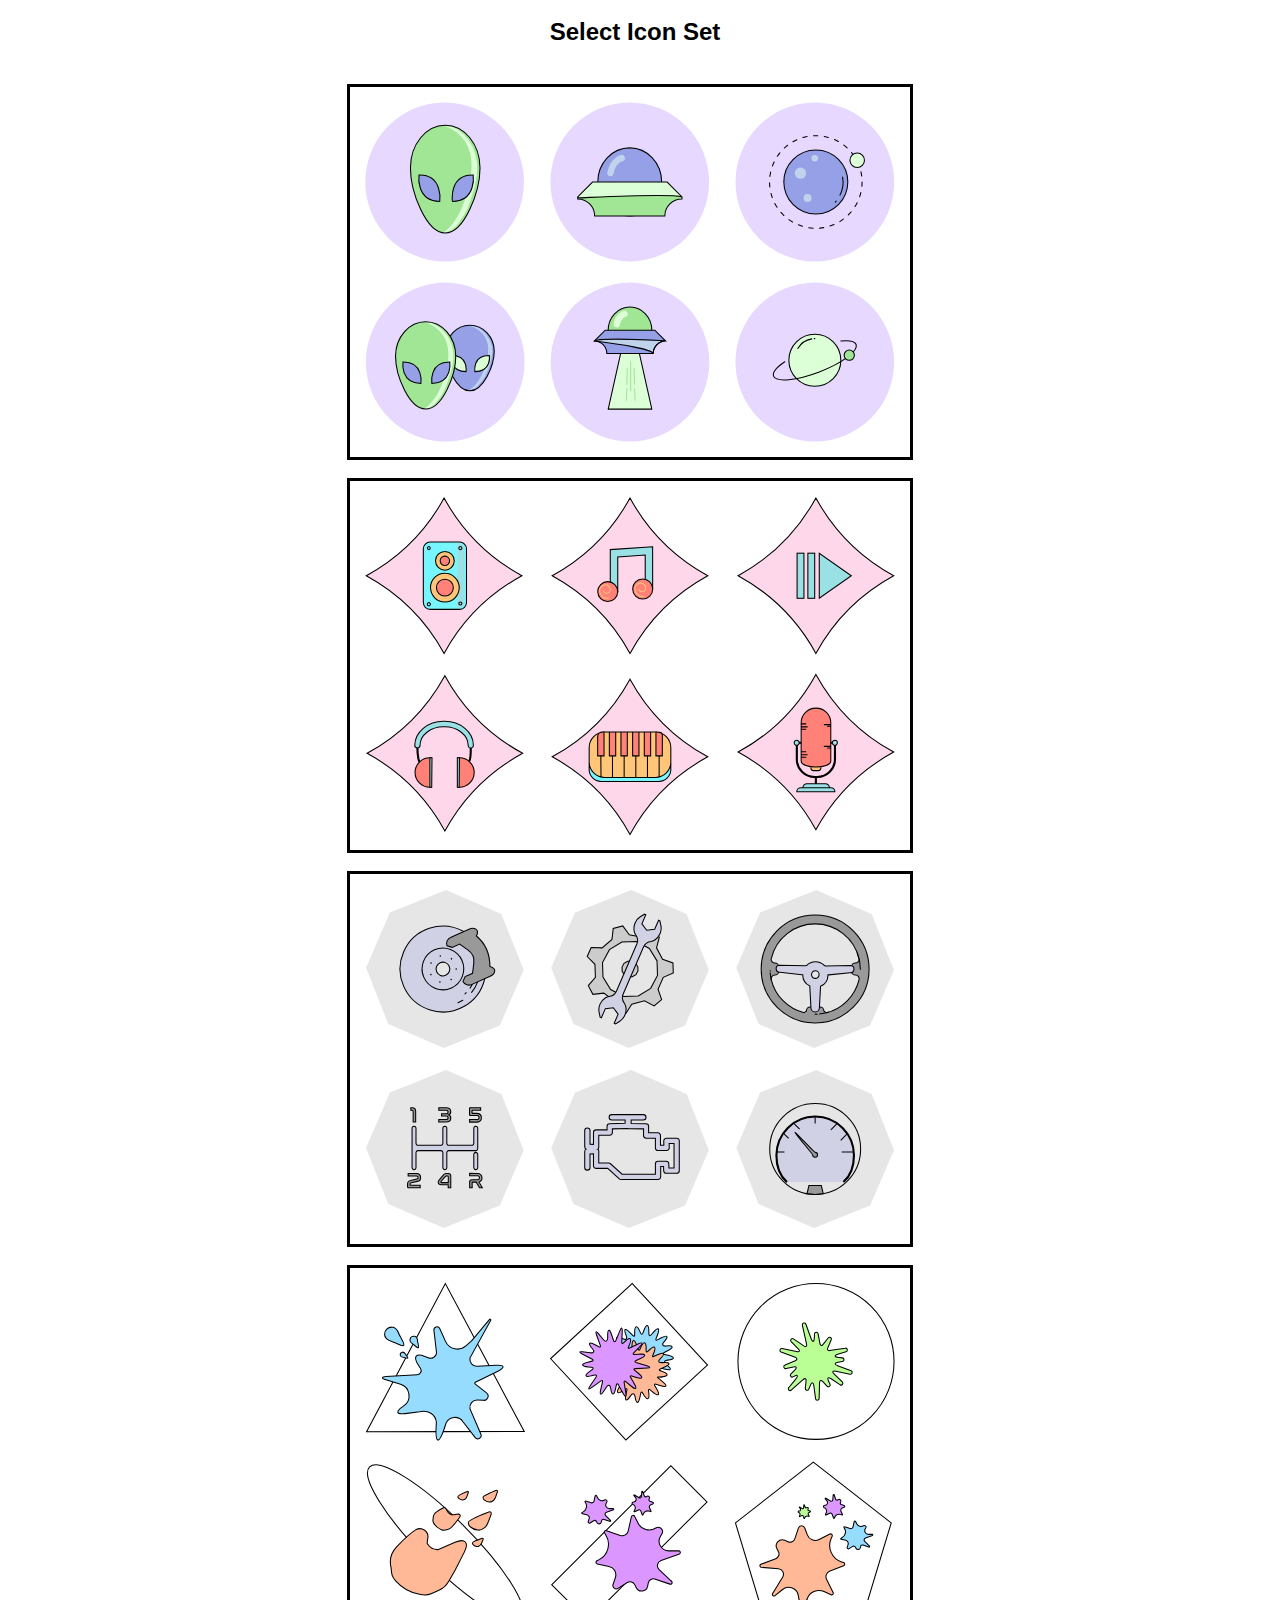
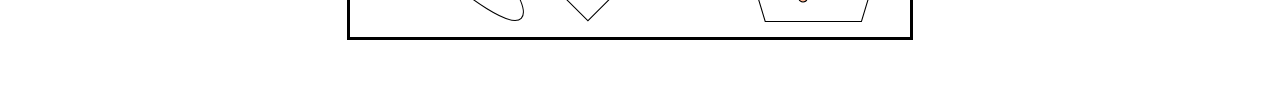
<file: index.html>
<!DOCTYPE html>
<html lang="en">

	<head>
		<meta charset="UTF-8">
		<meta name="description" content="Icon Store/Authoring2_SVG">
		<meta name="author" content="Jeffrey Helder">
		<link rel="stylesheet" href="reset.css">
		<link rel="stylesheet" href="css/main.css">
		<title>SVG Icon Store</title>
	</head>

	<body>
		<main>

			<h1>Select Icon Set</h1>

			<container id="imageContainer">

				<div id="images">
				 	<a href="alien.html"><img src="images/alien_icons/All_alien_icons.svg" alt="svg alien icons" id="alien"></a>
					<a href="music.html"><img src="images/music_icons/All_music_icons.svg" alt="svg music icons" id="music"></a>
					<a href="mechanic.html"><img src="images/mechanic_icons/All_mechanic_icons.svg" alt="svg mechanic icons" id="mechanic"></a>
					<a href="splatter.html"><img src="images/splat_icons/All_splat_icons.svg" alt="svg splatter icons" id="Splat"></a>
				</div>

			</container>

		</main>
		<script src="js/main.js"></script>
	</body>

</html>
</file>
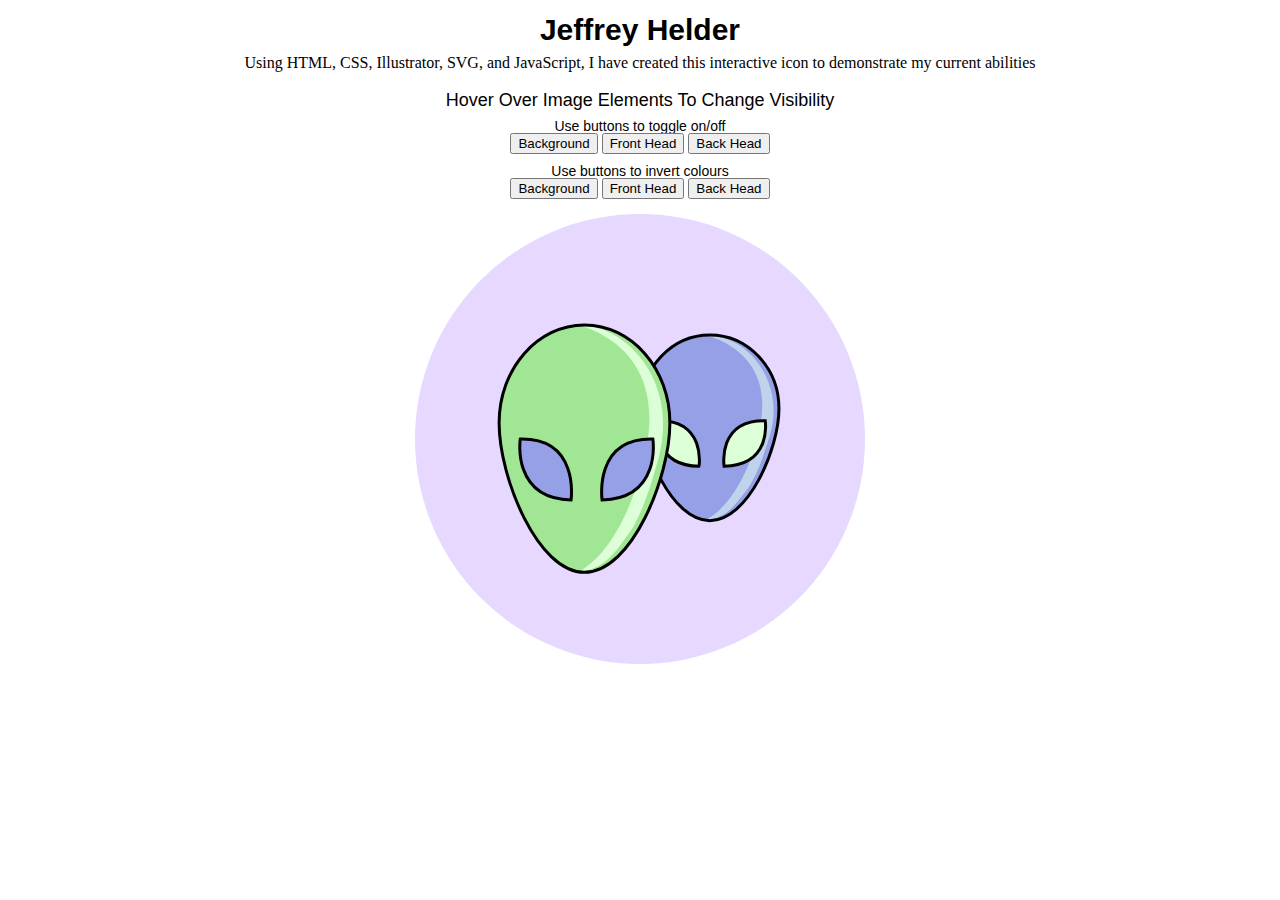
<file: helder_j_interactive_icon/index.html>
<!DOCTYPE html>
<html lang="en">

	<head> 
		<meta charset="UTF-8">
		<meta name="description" content="Icon Store/Authoring2_SVG">
		<meta name="author" content="Jeffrey Helder">
		<link rel="stylesheet" href="css/reset.css">
		<link rel="stylesheet" href="css/main.css">
		<title>SVG Icon Store</title>
	</head>

	<body>
		<main>

			<h1>Jeffrey Helder</h1>

			<p>Using HTML, CSS, Illustrator, SVG, and JavaScript, I have created this interactive icon to demonstrate my current abilities</p>

			<h2>Hover Over Image Elements To Change Visibility</h2>

			<h3>Use buttons to toggle on/off</h3>

			<button class="circle"><h4>Background</h4></button>
			<button class="front"><h4>Front Head</h4></button>
			<button class="back"><h4>Back Head</h4></button>

			<h3>Use buttons to invert colours</h3>

			<button class="circleColour"><h4>Background</h2></button>
			<button class="frontColour"><h4>Front Head</h4></button>			
			<button class="backColour"><h4>Back Head</h4></button>

			<container id="imageContainer">

				<div class="image">
					<svg id="TwoHeads" xmlns="http://www.w3.org/2000/svg" viewBox="0 0 75 75">

						<title>TwoHeads</title>

						<circle id="BackgoundCircle" class="cls-1" cx="37.5" cy="37.5" r="37.5"/>
						
						<g id="PurpHead">
							<path id="HeadPurp" class="cls-2" d="M62.93,137.42c0,6.78,5.15,18.69,11.5,18.69s11.51-11.91,11.51-18.69-5.16-12.26-11.51-12.26S62.93,130.65,62.93,137.42Z" transform="translate(-25.28 -105)"/>
							<path id="StreakPurp" class="cls-3" d="M73.47,125.16A11.09,11.09,0,0,1,82,129.27a13.4,13.4,0,0,1,2.44,12.49c-.84,3-2.27,7.26-4,9.41s-3.11,4.6-7,4.94c0,0,6.38-2.25,9.28-15.47S73.47,125.16,73.47,125.16Z" transform="translate(-25.28 -105)"/>
							<path id="PurpOutline" class="cls-4" d="M62.93,137.42c0,6.78,5.15,18.69,11.5,18.69s11.51-11.91,11.51-18.69-5.16-12.26-11.51-12.26S62.93,130.65,62.93,137.42Z" transform="translate(-25.28 -105)"/>
							<path id="EyeLeftPurp" class="cls-5" d="M65.77,139.44s-1.19,7.45,6.85,7.61C72.62,147.05,73.81,139.29,65.77,139.44Z" transform="translate(-25.28 -105)"/>
							<path id="EyeRightPurp" class="cls-5" d="M83.65,139.44s1.19,7.45-6.85,7.61C76.8,147.05,75.61,139.29,83.65,139.44Z" transform="translate(-25.28 -105)"/>
						</g>

						<g id="GreenHead">
							<path id="HeadGreen" class="cls-6" d="M39.3,139.83c0,9,6.37,24.89,14.23,24.89s14.23-15.86,14.23-24.89S61.39,123.5,53.53,123.5,39.3,130.81,39.3,139.83Z" transform="translate(-25.28 -105)"/>
							<path id="StreakGreen" data-name="Streak" class="cls-7" d="M52.35,123.5s5.89-.42,10.53,5.48,4.06,12.7,3,16.63-2.8,9.67-4.89,12.53-3.85,6.14-8.66,6.58c0,0,7.88-3,11.47-20.61S52.35,123.5,52.35,123.5Z" transform="translate(-25.28 -105)"/>
							<path id="GreenOutline" class="cls-4" d="M39.3,139.83c0,9,6.37,24.89,14.23,24.89s14.23-15.86,14.23-24.89S61.39,123.5,53.53,123.5,39.3,130.81,39.3,139.83Z" transform="translate(-25.28 -105)"/>
							<path id="EyeLeftGreen" data-name="EyeLeft" class="cls-8" d="M42.82,142.52s-1.47,9.93,8.47,10.14C51.29,152.66,52.76,142.31,42.82,142.52Z" transform="translate(-25.28 -105)"/>
							<path id="EyeRightGreen" data-name="EyeRight" class="cls-8" d="M64.93,142.52s1.47,9.93-8.47,10.14C56.46,152.66,55,142.31,64.93,142.52Z" transform="translate(-25.28 -105)"/>
						</g>

					</svg>
				</div>

			</container>

		</main>
		<script src="js/main.js"></script>
	</body>

</html>
</file>
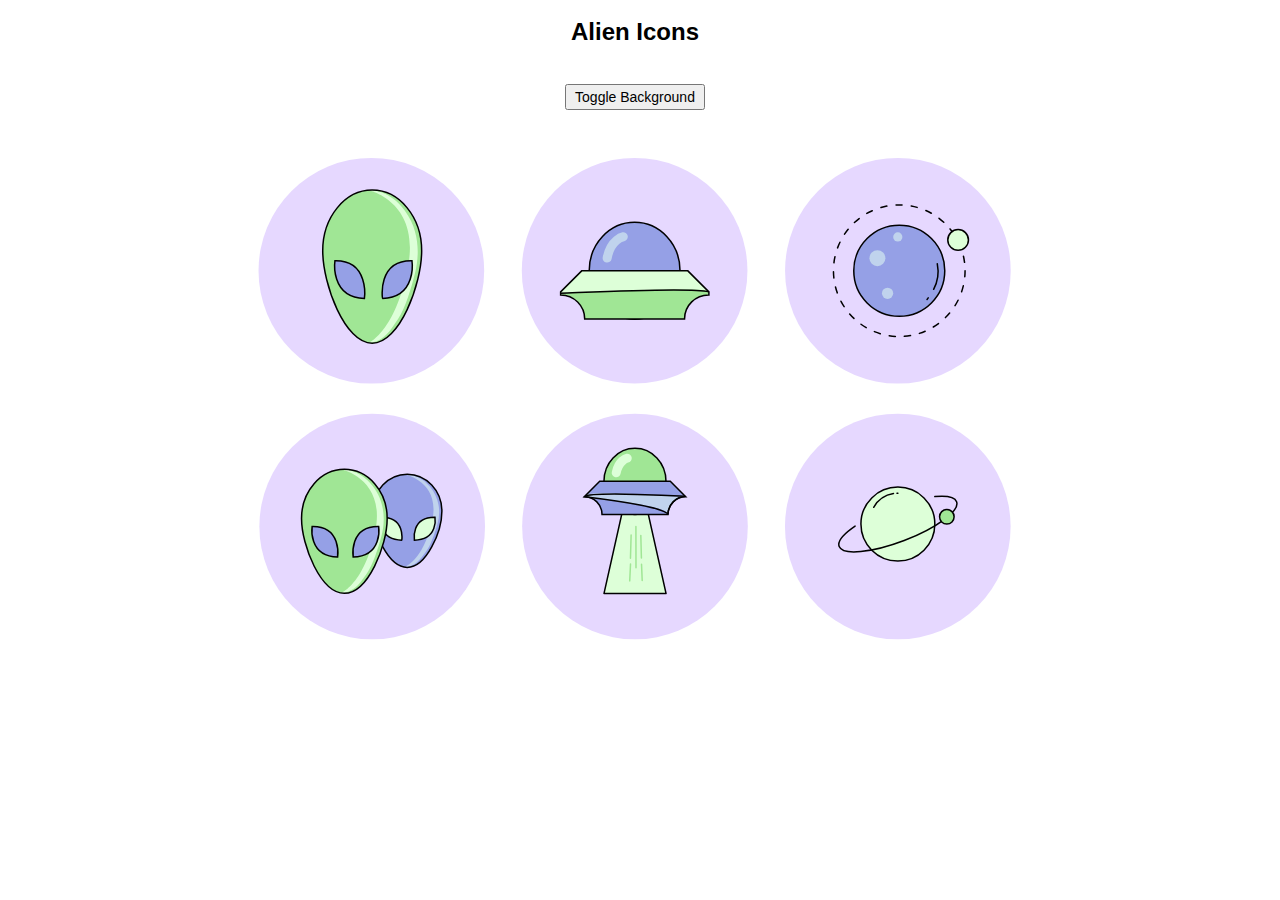
<file: alien.html>
<!DOCTYPE html>
<html lang="en">

	<head>
		<meta charset="UTF-8">
		<meta name="description" content="Icon Store/Authoring2_SVG">
		<meta name="author" content="Jeffrey Helder">
		<link rel="stylesheet" href="reset.css">
		<link rel="stylesheet" href="css/main.css">
		<title>SVG Icon Store</title>
	</head>

	<body>
		<main>

			<h1>Alien Icons</h1>

			<button><h2>Toggle Background</h2></button>

			<container id="alienContainer">

				<div id="alienIcons">

					<svg xmlns="http://www.w3.org/2000/svg" viewBox="0 0 255.25 165.25">
						
						<defs>
							<style>.cls-1,.cls-11,.cls-13,.cls-17,.cls-18,.cls-19,.cls-2,.cls-20,.cls-3,.cls-6{fill:none;}.cls-1,.cls-11,.cls-16,.cls-17,.cls-18,.cls-19,.cls-2,.cls-3,.cls-5,.cls-6,.cls-7,.cls-8{stroke:#000;}.cls-1,.cls-11,.cls-12,.cls-13,.cls-16,.cls-17,.cls-18,.cls-19,.cls-2,.cls-20,.cls-3,.cls-5,.cls-6,.cls-7{stroke-miterlimit:10;}.cls-1,.cls-2,.cls-3{stroke-width:0.25px;}.cls-2{stroke-dasharray:11.57 11.57;}.cls-3{stroke-dasharray:11.77 11.77;}.cls-4{fill:#e6d8ff;}.cls-15,.cls-5,.cls-8{fill:#ddffd8;}.cls-11,.cls-13,.cls-16,.cls-17,.cls-18,.cls-19,.cls-5,.cls-6,.cls-7,.cls-8{stroke-width:0.5px;}.cls-12,.cls-13,.cls-17,.cls-18,.cls-19,.cls-20,.cls-6{stroke-linecap:round;}.cls-14,.cls-7{fill:#a0e695;}.cls-8{stroke-linejoin:round;}.cls-16,.cls-9{fill:#95a0e6;}.cls-10,.cls-12{fill:#c0d3ed;}.cls-12{stroke:#ddffd8;}.cls-12,.cls-20{stroke-width:3px;}.cls-13{stroke:#a0e695;}.cls-17{stroke-dasharray:2.04 3.05;}.cls-18{stroke-dasharray:0.64;}.cls-19{stroke-dasharray:8.74;}.cls-20{stroke:#c0d3ed;}
							</style>
						</defs>

						<title>All_alien_icons</title>

						<g id="PlanetGreen">
							<circle id="background" class="cls-4" cx="214.97" cy="125.13" r="37.5"/>
							<circle id="PlanetGreen-2" data-name="PlanetGreen" class="cls-5" cx="215" cy="124.32" r="12.28"/>
							<path id="OrbitLine" class="cls-6" d="M249.78,132.57c3.93-.36,6.65.17,7.23,1.69,1.15,3-6.65,8.8-17.42,12.91s-20.45,5-21.6,2c-.64-1.67,1.46-4.19,5.29-6.8" transform="translate(-22.5 -17.38)"/>
							<path id="PlanetLineSmall" class="cls-6" d="M237.2,131.46h.3" transform="translate(-22.5 -17.38)"/>
							<path id="PlanetLine" class="cls-6" d="M229.46,136.14a9.27,9.27,0,0,1,6.58-4.57" transform="translate(-22.5 -17.38)"/>
							<circle id="Moon" class="cls-7" cx="231.27" cy="121.91" r="2.42"/>
						</g>

						<g id="SpaceShipBeam">
							<circle id="background" class="cls-4" cx="127.62" cy="125.13" r="37.5"/>
							<polygon id="Beam" class="cls-8" points="137.94 147.37 117.33 147.37 126.31 107.28 128.96 107.28 137.94 147.37"/>
							<ellipse id="Dome" class="cls-7" cx="127.62" cy="110.15" rx="10.31" ry="11"/>
							<path id="ShipTop" class="cls-9" d="M161.09,138.05H139.16a5.57,5.57,0,0,0-5.57-5.58v0l4.85-4.85h23.37l4.85,4.85v0A5.57,5.57,0,0,0,161.09,138.05Z" transform="translate(-22.5 -17.38)"/>
							<path id="ShipMid" class="cls-10" d="M161.26,138.05s-24.69-5.23-27.67-5.23v-.68c1.83-1.78,33.07.68,33.07.68A5.32,5.32,0,0,0,161.26,138.05Z" transform="translate(-22.5 -17.38)"/>
							<path id="ShipBottom" class="cls-9" d="M161.26,138.5H139a5.54,5.54,0,0,0-5.4-5.68S161.26,135.36,161.26,138.5Z" transform="translate(-22.5 -17.38)"/>
							<path id="ShipOutline" class="cls-11" d="M161.08,138.5H139.17a5.89,5.89,0,0,0-5.89-5.89h0l5.12-5.12h23.45l5.12,5.12h0A5.89,5.89,0,0,0,161.08,138.5Z" transform="translate(-22.5 -17.38)"/>
							<path id="ShipOutlineMid" class="cls-11" d="M161.08,138.5s-.23-1.41-9.34-3.15c-7.22-1.38-18.32-2.74-18.32-2.74,1.83-1.86,33.43-.12,33.43-.12A6.23,6.23,0,0,0,161.08,138.5Z" transform="translate(-22.5 -17.38)"/>
							<path id="DomeLight" class="cls-12" d="M147.55,119.81s-2.87.57-3.67,4.84" transform="translate(-22.5 -17.38)"/>
							<line class="cls-13" x1="127.93" y1="125.15" x2="127.96" y2="138.82"/>
							<line class="cls-13" x1="129.56" y1="128.09" x2="129.76" y2="135.58"/>
							<line class="cls-13" x1="126.34" y1="127.97" x2="126.12" y2="135.71"/>
							<line class="cls-13" x1="129.8" y1="137.66" x2="130.02" y2="143.11"/>
							<line class="cls-13" x1="126.14" y1="137.57" x2="125.87" y2="143.21"/>
						</g>

						<g id="TwoHeads">
							<circle id="background" data-name="BackgoundCircle" class="cls-4" cx="40.28" cy="125.13" r="37.5"/>
							<g id="PurpHead">
								<path id="HeadPurp" class="cls-9" d="M62.93,137.42c0,6.78,5.15,18.69,11.5,18.69s11.51-11.91,11.51-18.69-5.16-12.26-11.51-12.26S62.93,130.65,62.93,137.42Z" transform="translate(-22.5 -17.38)"/>
								<path id="Streak" class="cls-10" d="M73.47,125.16A11.09,11.09,0,0,1,82,129.27a13.4,13.4,0,0,1,2.44,12.49c-.84,3-2.27,7.26-4,9.41s-3.11,4.6-7,4.94c0,0,6.38-2.25,9.28-15.47S73.47,125.16,73.47,125.16Z" transform="translate(-22.5 -17.38)"/>
								<path id="HeadOutline" class="cls-11" d="M62.93,137.42c0,6.78,5.15,18.69,11.5,18.69s11.51-11.91,11.51-18.69-5.16-12.26-11.51-12.26S62.93,130.65,62.93,137.42Z" transform="translate(-22.5 -17.38)"/>
								<path id="EyeLeft" class="cls-5" d="M65.77,139.44s-1.19,7.45,6.85,7.61C72.62,147.05,73.81,139.29,65.77,139.44Z" transform="translate(-22.5 -17.38)"/>
								<path id="EyeRight" class="cls-5" d="M83.65,139.44s1.19,7.45-6.85,7.61C76.8,147.05,75.61,139.29,83.65,139.44Z" transform="translate(-22.5 -17.38)"/>
							</g>
							<g id="GreenHead">
								<path id="HeadGreen" class="cls-14" d="M39.3,139.83c0,9,6.37,24.89,14.23,24.89s14.23-15.86,14.23-24.89S61.39,123.5,53.53,123.5,39.3,130.81,39.3,139.83Z" transform="translate(-22.5 -17.38)"/>
								<path id="Streak-2" data-name="Streak" class="cls-15" d="M52.35,123.5s5.89-.42,10.53,5.48,4.06,12.7,3,16.63-2.8,9.67-4.89,12.53-3.85,6.14-8.66,6.58c0,0,7.88-3,11.47-20.61S52.35,123.5,52.35,123.5Z" transform="translate(-22.5 -17.38)"/>
								<path id="Outline" class="cls-11" d="M39.3,139.83c0,9,6.37,24.89,14.23,24.89s14.23-15.86,14.23-24.89S61.39,123.5,53.53,123.5,39.3,130.81,39.3,139.83Z" transform="translate(-22.5 -17.38)"/>
								<path id="EyeLeft-2" data-name="EyeLeft" class="cls-16" d="M42.82,142.52s-1.47,9.93,8.47,10.14C51.29,152.66,52.76,142.31,42.82,142.52Z" transform="translate(-22.5 -17.38)"/>
								<path id="EyeRight-2" data-name="EyeRight" class="cls-16" d="M64.93,142.52s1.47,9.93-8.47,10.14C56.46,152.66,55,142.31,64.93,142.52Z" transform="translate(-22.5 -17.38)"/>
							</g>
						</g>

						<g id="Planet">
							<circle id="background" data-name="BackgroundCircle" class="cls-4" cx="215" cy="40.13" r="37.5"/>
							<circle id="Planet-2" data-name="Planet" class="cls-16" cx="215.46" cy="40.13" r="15.12"/>
							<g id="DashedLine">
								<circle class="cls-17" cx="215.46" cy="40.12" r="21.87"/>
							</g>
							<circle id="Moon-2" data-name="Moon" class="cls-5" cx="235.02" cy="29.88" r="3.43"/>
							<circle id="PlanetDotLarge" class="cls-10" cx="208.2" cy="35.97" r="2.65"/>
							<circle id="PlanetDotMid" class="cls-10" cx="211.57" cy="47.63" r="1.87"/>
							<circle id="PlanetDotSmall" class="cls-10" cx="214.97" cy="28.88" r="1.53"/>
							<g id="PlantLineSmall">
								<path class="cls-18" d="M247.58,66.54c-.12.17-.25.33-.39.5" transform="translate(-22.5 -17.38)"/>
							</g>
							<g id="PlanetLineLarge">
								<path class="cls-19" d="M250.6,55.2a12.89,12.89,0,0,1-1.22,8.49" transform="translate(-22.5 -17.38)"/>
							</g>
						</g>

						<g id="SpaceShip">
							<circle id="background" data-name="BackgroundCircle" class="cls-4" cx="127.5" cy="40.12" r="37.5"/>
							<ellipse id="GlassDome" class="cls-16" cx="127.5" cy="40.12" rx="15.09" ry="16.1"/>
							<path id="GlassStreak" class="cls-20" d="M146.23,46.21s-4.2.84-5.36,7.09" transform="translate(-22.5 -17.38)"/>
							<path id="LightGreen" class="cls-15" d="M166.59,73.55H133.41a8,8,0,0,0-8-8v-1l7-7h35.28l7,7v1A8,8,0,0,0,166.59,73.55Z" transform="translate(-22.5 -17.38)"/>
							<path id="DarkGreen" class="cls-14" d="M166.59,73.55H133.41a7.91,7.91,0,0,0-5-7.64c-.9-.41-3-.23-3-1,0,0,49.28-2.2,49.28-.51v1A8,8,0,0,0,166.59,73.55Z" transform="translate(-22.5 -17.38)"/>
							<path id="OutlineShip" class="cls-11" d="M166.59,73.55H133.41a8,8,0,0,0-8-8v-1l7-7h35.28l7,7v1A8,8,0,0,0,166.59,73.55Z" transform="translate(-22.5 -17.38)"/>
							<path id="ShipMidLine" class="cls-11" d="M125.36,65c16-.64,43.23-2,49.28-.51" transform="translate(-22.5 -17.38)"/>
						</g>

						<g id="AlienHead">
							<circle id="background" class="cls-4" cx="40" cy="40.13" r="37.5"/>
							<path id="HeadDark" class="cls-14" d="M46.34,50.87C46.34,62,53.7,81.6,62.78,81.6S79.22,62,79.22,50.87,71.86,30.71,62.78,30.71,46.34,39.74,46.34,50.87Z" transform="translate(-22.5 -17.38)"/>
							<path id="HeadLight" class="cls-15" d="M61.41,30.71s6.82-.51,12.18,6.76S78.27,53.15,77.08,58s-3.24,11.93-5.66,15.47-4.44,7.57-10,8.12c0,0,9.11-3.7,13.26-25.44S61.41,30.71,61.41,30.71Z" transform="translate(-22.5 -17.38)"/>
							<path id="HeadOutline-2" data-name="HeadOutline" class="cls-11" d="M46.34,50.87C46.34,62,53.7,81.6,62.78,81.6S79.22,62,79.22,50.87,71.86,30.71,62.78,30.71,46.34,39.74,46.34,50.87Z" transform="translate(-22.5 -17.38)"/>
							<path id="EyeLeft-3" data-name="EyeLeft" class="cls-16" d="M50.4,54.19S48.7,66.45,60.19,66.7C60.19,66.7,61.89,53.94,50.4,54.19Z" transform="translate(-22.5 -17.38)"/>
							<path id="EyeRight-3" data-name="EyeRight" class="cls-16" d="M76,54.19s1.7,12.26-9.79,12.51C66.16,66.7,64.46,53.94,76,54.19Z" transform="translate(-22.5 -17.38)"/>
						</g>

					</svg>

				</div>

			</container>

		</main>
		<script src="js/main.js"></script>
	</body>

</html>
</file>
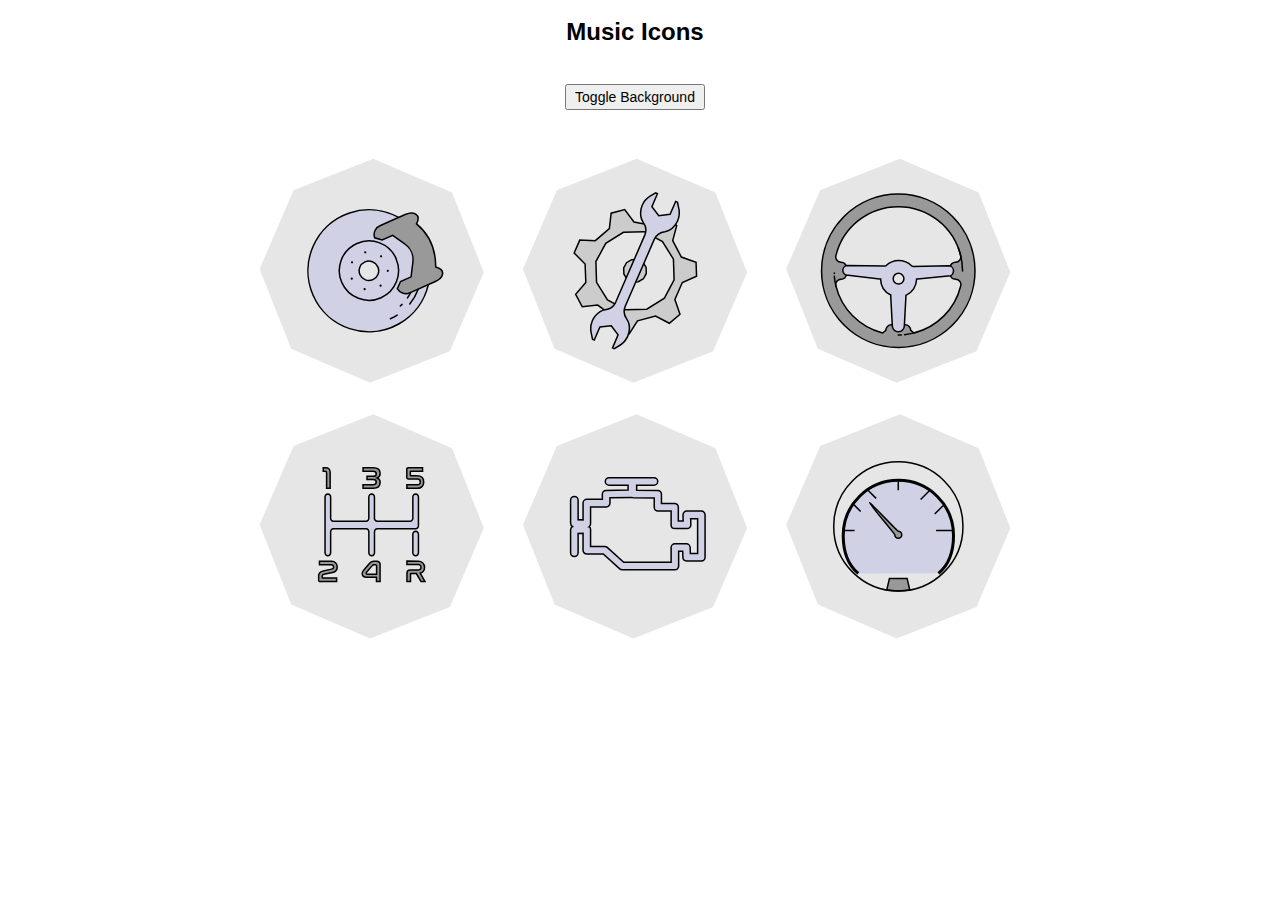
<file: mechanic.html>
<!DOCTYPE html>
<html lang="en">

	<head>
		<meta charset="UTF-8">
		<meta name="description" content="Icon Store/Authoring2_SVG">
		<meta name="author" content="Jeffrey Helder">
		<link rel="stylesheet" href="reset.css">
		<link rel="stylesheet" href="css/main.css">
		<title>SVG Icon Store</title>
	</head>

	<body>
		<main>

			<h1>Music Icons</h1>

			<button><h2>Toggle Background</h2></button>

			<container id="mechanicContainer">

				<div id="mechanicIcons">

					<svg xmlns="http://www.w3.org/2000/svg" viewBox="0 0 255.25 165.25">
						
						<defs>
							<style>.cls-1,.cls-11,.cls-2,.cls-3,.cls-7,.cls-9{fill:none;}.cls-1,.cls-10,.cls-11,.cls-2,.cls-3,.cls-5,.cls-6,.cls-7,.cls-8,.cls-9{stroke:#000;stroke-miterlimit:10;}.cls-1,.cls-2,.cls-3{stroke-width:0.25px;}.cls-2{stroke-dasharray:11.57 11.57;}.cls-3{stroke-dasharray:11.77 11.77;}.cls-4{fill:#e6e6e6;}.cls-5,.cls-8{fill:#d1d1e5;}.cls-6{fill:#999;}.cls-10,.cls-6,.cls-7,.cls-8,.cls-9{stroke-width:0.5px;}.cls-11,.cls-9{stroke-linecap:round;}.cls-10{fill:#ccc;}.cls-11{stroke-width:0.75px;stroke-dasharray:0 5.63;}
							</style>
						</defs>
						<title>All_mechanic_icons</title>


						<g id="Gauge">
							<polygon id="background" class="cls-4" points="241.86 99.16 215.67 87.86 189.17 98.4 177.88 124.59 188.41 151.09 214.6 162.38 241.1 151.85 252.4 125.66 241.86 99.16"/>
							<path id="inner" class="cls-5" d="M224.2,158.11c-3.49-2.89-5-7.73-5-12.61a18.33,18.33,0,0,1,36.66,0c0,4.88-1.51,9.74-5,12.59" transform="translate(-22.37 -17.38)"/>
							<path id="needle" class="cls-6" d="M241.34,163.64l-3.84.34-3.84-.34.91-3.87h5.86ZM237.5,144.1c-.32,0-9.38-9.71-9.59-9.5s8.43,10.34,8.43,10.66a1.16,1.16,0,1,0,1.16-1.16Z" transform="translate(-22.37 -17.38)"/>
							<path id="gauge-2" data-name="gauge" class="cls-7" d="M259,142.5A21.48,21.48,0,1,1,237.5,121,21.48,21.48,0,0,1,259,142.5ZM237.5,127.17v3.28m-10.07,0,2.72,2.72M248,130.45l-3.08,3.07M222.46,135l2.54,2.54m27.72-2.27-3.12,3.12m-30.35,5.48H223m32.83,0h-5.77" transform="translate(-22.37 -17.38)"/>
						</g>

						<g id="Engine">
							<polygon id="background" data-name="BackgroundPolly" class="cls-4" points="154.36 99.16 128.17 87.86 101.67 98.4 90.38 124.59 100.91 151.09 127.1 162.38 153.6 151.85 164.9 125.66 154.36 99.16"/>
							<path id="engine-2" data-name="engine" class="cls-8" d="M163.25,156.91H145.77a1.24,1.24,0,0,1-.84-.32l-5.48-4.94-5.46,0a1.29,1.29,0,0,1-.89-.37,1.22,1.22,0,0,1-.37-.88V144.8l-1.64.06v6.37a1.25,1.25,0,0,1-2.5,0v-7.57a1.23,1.23,0,0,1,.65-1.09,1.26,1.26,0,0,1-.65-1.1V133.8a1.25,1.25,0,0,1,2.5,0v6.46l1.64.05v-5.58a1.25,1.25,0,0,1,1.25-1.25h5.17v-1.69a1.25,1.25,0,0,1,1.23-1.25l7.31-.15v-1.61h-6.31a1.25,1.25,0,0,1,0-2.5h7.56l.18,0,.18,0h7a1.25,1.25,0,0,1,0,2.5h-5.75l0,1.69,7,.07a1.25,1.25,0,0,1,1.24,1.25v3.06l4.37,0a1.24,1.24,0,0,1,1.24,1.25v4.59H166l-.05-2a1.25,1.25,0,0,1,1.25-1.29h4.84a1.25,1.25,0,0,1,1.25,1.25v14.08a1.26,1.26,0,0,1-1.25,1.25h0l-4.88,0a1.26,1.26,0,0,1-1.24-1.22l-.06-2H164.5v4.88A1.25,1.25,0,0,1,163.25,156.91Zm-17-2.5H162v-4.88a1.25,1.25,0,0,1,1.25-1.25h3.83a1.25,1.25,0,0,1,1.25,1.22l.06,2,2.42,0V139.93H168.5l.06,2a1.26,1.26,0,0,1-1.25,1.28h-4.06A1.25,1.25,0,0,1,162,142v-4.6l-4.37,0a1.25,1.25,0,0,1-1.24-1.25V133l-7-.07a1.64,1.64,0,0,1-.44-.09l-7.28.15v1.71A1.25,1.25,0,0,1,140.4,136h-5.17v5.62a1.27,1.27,0,0,1-.38.9l-.06.05.06,0a1.27,1.27,0,0,1,.38.9v5.67l4.69,0h0a1.24,1.24,0,0,1,.84.32Z" transform="translate(-22.37 -17.38)"/>
						</g>

						<g id="Shift">
							<polygon id="background" data-name="BackgroundPolly" class="cls-4" points="66.84 99.16 40.65 87.86 14.15 98.4 2.85 124.59 13.39 151.09 39.58 162.38 66.08 151.85 77.37 125.66 66.84 99.16"/>
							<path id="slots" class="cls-8" d="M63.41,144.34v6.85a1,1,0,0,1-.93,1.07h0a1,1,0,0,1-.94-1.07v-6.85a1,1,0,0,0-.93-1.07H49.77a1,1,0,0,0-.93,1.07v6.85a1,1,0,0,1-.93,1.07h0a1,1,0,0,1-.93-1.07V132.81a1,1,0,0,1,.93-1.07h0a1,1,0,0,1,.93,1.07v6.86a1,1,0,0,0,.93,1.07H60.6a1,1,0,0,0,.93-1.07v-6.86a1,1,0,0,1,.94-1.07h0a1,1,0,0,1,.93,1.07v6.86a1,1,0,0,0,.94,1.07H75.22a1,1,0,0,0,.94-1.07v-6.86a1,1,0,0,1,.93-1.07h0a1,1,0,0,1,.93,1.07v9.39a1,1,0,0,1-.93,1.07H64.35A1,1,0,0,0,63.41,144.34Zm12.75.82v6a1,1,0,0,0,.93,1.07h0a1,1,0,0,0,.93-1.07v-6a1,1,0,0,0-.93-1.07h0A1,1,0,0,0,76.16,145.16Z" transform="translate(-22.37 -17.38)"/>
							<path id="numbers" class="cls-6" d="M47.11,123c1.23,0,1.57.45,1.57,1.62v5.17H47.5v-5.09c0-.36-.13-.51-.49-.51h-.62V123ZM63,123c1.59,0,2.27.78,2.27,1.82a1.53,1.53,0,0,1-1,1.56,1.56,1.56,0,0,1,1,1.59c0,1-.67,1.82-2.26,1.82H59.6v-1.19H63c.69,0,1-.32,1-.86s-.35-.82-1-.82H60.93v-1.07H63c.69,0,1-.25,1-.82s-.31-.84-1-.84H59.61V123Zm16.39,0v1.19H75.46c-.09,0-.13,0-.13.12v1.24c0,.08,0,.12.13.12h2c1.83,0,2.29.9,2.29,2a1.93,1.93,0,0,1-2.17,2.13H74.18v-1.19h3.45a.85.85,0,0,0,1-1c0-.55-.25-.9-1-.9H74.71a.49.49,0,0,1-.56-.55v-2.63a.49.49,0,0,1,.56-.56ZM49,154.05a1.79,1.79,0,0,1,2,1.92,1.7,1.7,0,0,1-1.57,1.81l-2.83.64a.63.63,0,0,0-.56.74v.34c0,.11,0,.14.13.14h4.65v1.19h-5.4a.49.49,0,0,1-.56-.55v-1a1.67,1.67,0,0,1,1.48-1.95l2.86-.65c.48-.11.63-.34.63-.66a.73.73,0,0,0-.84-.76H45.13v-1.18Zm12.71.76a1.75,1.75,0,0,1,1.58-.76h.75a1.08,1.08,0,0,1,1.23,1.23v5.55h-1.2v-1.41H60.91c-1.15,0-1.57-.41-1.57-1.17a1.55,1.55,0,0,1,.42-1.1Zm-.93,2.91a.4.4,0,0,0-.13.31c0,.22.14.34.46.34h3v-2.81c0-.21-.09-.33-.3-.33h-.53a.68.68,0,0,0-.62.29Zm17.08-3.67a2,2,0,0,1,2.18,2,2,2,0,0,1-1.44,2l1.58,2.71H78.87l-1.55-2.62H75.55a.15.15,0,0,0-.17.17v2.45H74.2v-2.68c0-.77.32-1.08,1.06-1.08h2.65a.87.87,0,0,0,.94-.94.85.85,0,0,0-.94-.9H74.19v-1.18Z" transform="translate(-22.37 -17.38)"/>
						</g>

						<g id="Steering">
							<polygon id="background" data-name="BackgroundPolly" class="cls-4" points="241.85 14.16 215.66 2.87 189.16 13.4 177.87 39.59 188.4 66.09 214.59 77.39 241.09 66.85 252.38 40.66 241.85 14.16"/>
							<path class="cls-6" d="M263,57.5A25.5,25.5,0,1,1,237.5,32,25.5,25.5,0,0,1,263,57.5Zm-6.48,2.85a1.83,1.83,0,0,1-1.83-1.83v-2a1.83,1.83,0,0,1,1.83-1.83h0a1.75,1.75,0,0,0,1.72-2.13,21.33,21.33,0,0,0-41.48,0,1.75,1.75,0,0,0,1.72,2.13h0a1.83,1.83,0,0,1,1.83,1.83v2a1.83,1.83,0,0,1-1.83,1.83h0a1.76,1.76,0,0,0-1.73,2.13,21.38,21.38,0,0,0,15.53,15.71l1.08-.87h0a1.84,1.84,0,0,1,1.83-1.83h4.62a1.84,1.84,0,0,1,1.83,1.83h0l1.08.87a21.37,21.37,0,0,0,15.55-15.7,1.76,1.76,0,0,0-1.7-2.14Z" transform="translate(-22.37 -17.38)"/>
							<path class="cls-8" d="M242.47,56.08l11.95-.2a1.72,1.72,0,0,1-.42,3.41l-10.06,1-.34,0a6,6,0,0,1-3.56,5.4l0,.41-.52,9.7a2,2,0,0,1-4,0L235,66l0-.43a6,6,0,0,1-3.37-5.34l-.34,0-10.42-1.21a1.63,1.63,0,0,1-.36-3.24l12.32.19.58-.09a6,6,0,0,1,8.5,0Zm-4.87,2.29a1.79,1.79,0,1,0,1.78,1.79A1.79,1.79,0,0,0,237.6,58.37Z" transform="translate(-22.37 -17.38)"/>
							<path class="cls-9" d="M216.79,62.71a22.19,22.19,0,0,1-.55-3.39" transform="translate(-22.37 -17.38)"/>
							<path class="cls-9" d="M238.49,78.84l-1,0" transform="translate(-22.37 -17.38)"/>
							<path class="cls-9" d="M243.76,77.92a22,22,0,0,1-4.17.84" transform="translate(-22.37 -17.38)"/>
							<path class="cls-9" d="M257.49,50a21.49,21.49,0,0,1,1.38,7.6" transform="translate(-22.37 -17.38)"/>
							<path class="cls-9" d="M216.24,58.46v-.17" transform="translate(-22.37 -17.38)"/>
						</g>

						<g id="WrenchGear">
							<polygon id="background" data-name="BackgroundPolly" class="cls-4" points="154.35 14.16 128.16 2.87 101.66 13.4 90.36 39.59 100.9 66.09 127.09 77.39 153.59 66.85 164.88 40.66 154.35 14.16"/>
							<path id="gear" class="cls-10" d="M143.6,77.67l-1-5.09-5-3.66-5.14.57-2.18-4.13,3.37-3.93-.23-6.15-3.65-3.67,1.87-4.28,5.17.19,4.67-4,.59-5.14,4.51-1.21,3.08,4.16,6.05,1.15,4.39-2.74,3.76,2.77-1.33,5,2.87,5.45,4.89,1.72.17,4.66-4.74,2.08-2.47,5.65,1.7,4.89-3.54,3-4.58-2.41-6,1.59-2.77,4.38Zm19.17-24-3.63-5.87-6.09-3.27-6.9.22-5.87,3.63L137,54.45l.22,6.9,3.63,5.87L147,70.49l6.9-.22,5.87-3.63L163,60.55Zm-9.08,2.74-1.05-1.7-1.76-.94-2,.06-1.7,1-.94,1.76.06,2,1.05,1.7,1.76.94,2-.06,1.7-1,.94-1.76Z" transform="translate(-22.37 -17.38)"/>
							<path id="wrench" class="cls-8" d="M143.57,68a4.37,4.37,0,0,1-3.5,2.49,4.31,4.31,0,0,0-1.65.59h0a6.67,6.67,0,0,0-3,7l.45,2.18.59.26,1.88-4.29,3.77-.44,2.27,3.05-1.85,4.3.61.27L145,82.27a6.67,6.67,0,0,0,3-7h0a4.37,4.37,0,0,0-.69-1.61,4.35,4.35,0,0,1-.59-4.25L156.43,47a4.37,4.37,0,0,1,3.5-2.49,4.31,4.31,0,0,0,1.65-.59h0a6.67,6.67,0,0,0,3-7l-.45-2.18-.61-.27-1.86,4.3-3.77.44-2.27-3,1.83-4.31-.59-.26L155,32.73a6.67,6.67,0,0,0-3,7h0a4.37,4.37,0,0,0,.69,1.61,4.35,4.35,0,0,1,.59,4.25Z" transform="translate(-22.37 -17.38)"/>
						</g>

						<g id="Rotor">
							<polygon id="background" data-name="BackgroundPolly" class="cls-4" points="66.83 14.16 40.64 2.87 14.14 13.4 2.84 39.59 13.38 66.09 39.57 77.39 66.07 66.85 77.36 40.66 66.83 14.16"/>
							<path id="disc" class="cls-8" d="M81.31,62.13A20.27,20.27,0,1,1,71.42,39.8m-6.9,16.41a3.24,3.24,0,1,0-1.64,4.27A3.23,3.23,0,0,0,64.52,56.21Z" transform="translate(-22.37 -17.38)"/>
							<path id="inner_ring_grooves" class="cls-9" d="M75.49,64.7a17.15,17.15,0,0,1-1.11,1.83M72,69.24l.57-.54m2.57-.13a17.47,17.47,0,0,0,2.83-5m-9.28,9.88a18,18,0,0,0,2.26-1.2m-.34-18.78a9.87,9.87,0,1,0-5,13A9.87,9.87,0,0,0,70.58,53.51Z" transform="translate(-22.37 -17.38)"/>
							<g id="holes">
								<circle class="cls-11" cx="39.19" cy="40.15" r="6.28"/>
							</g><path id="caliper" class="cls-6" d="M83.63,61.1c2.55-1.13,3.81-3.81.14-4.82,0-5.88-2-10.73-6.38-14.34,1.71-3.39-1.19-4.26-3.76-3.12L65.4,42.48a3.21,3.21,0,0,0-1.93,4.08h0l2.48.74h0l3.51-1.56h0l4,2.86a6.41,6.41,0,0,1,2.7,6.11l-.58,4.82h0l-3.51,1.56h0L71,63.47v0a3.2,3.2,0,0,0,4.3,1.29Z" transform="translate(-22.37 -17.38)"/>
						</g>

					</svg>

				</div>

			</container>

		</main>
		<script src="js/main.js"></script>
	</body>

</html>
</file>
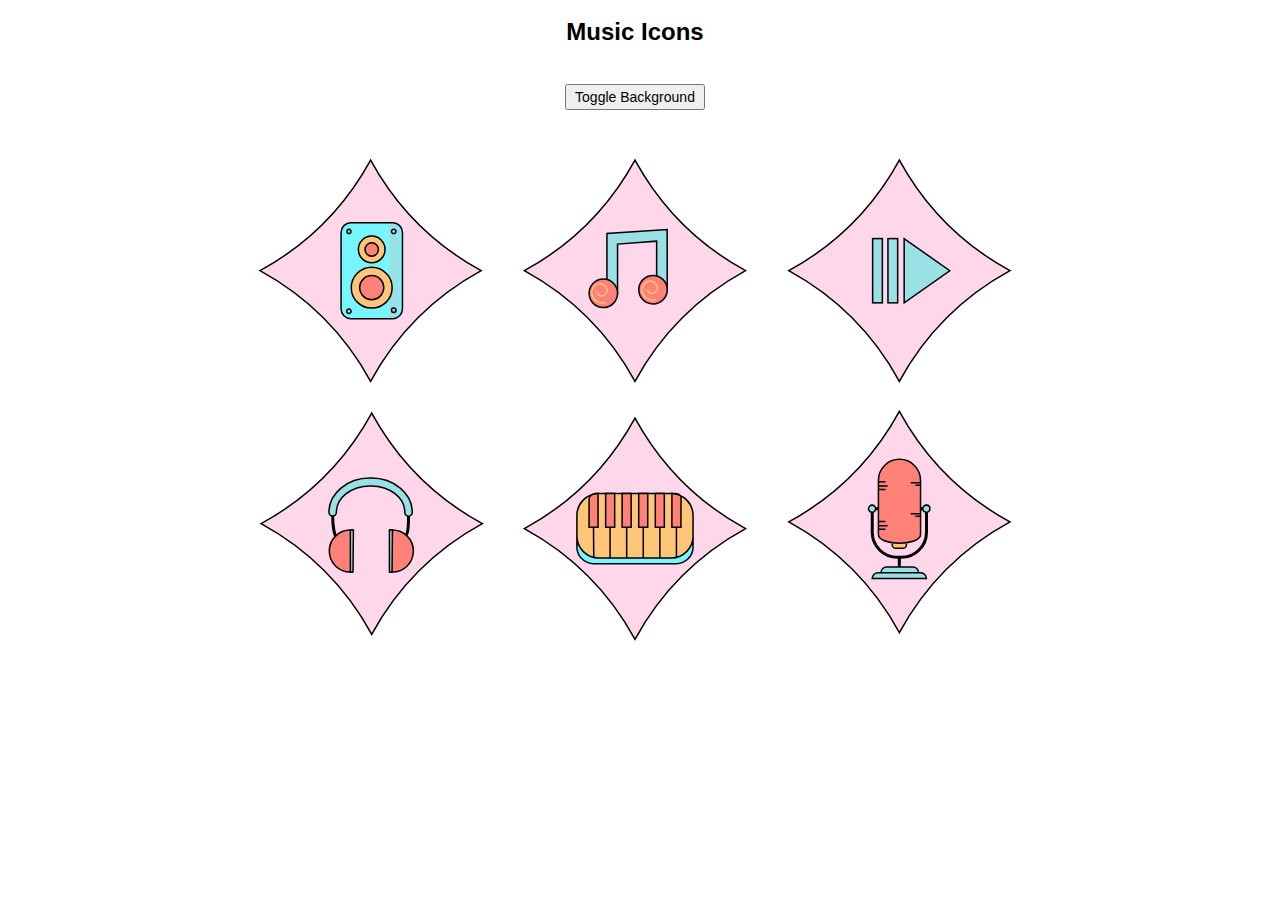
<file: music.html>
<!DOCTYPE html>
<html lang="en">

	<head>
		<meta charset="UTF-8">
		<meta name="description" content="Icon Store/Authoring2_SVG">
		<meta name="author" content="Jeffrey Helder">
		<link rel="stylesheet" href="reset.css">
		<link rel="stylesheet" href="css/main.css">
		<title>SVG Icon Store</title>
	</head>

	<body>
		<main>

			<h1>Music Icons</h1>

			<button><h2>Toggle Background</h2></button>

			<container id="musicContainer">

				<div id="musicIcons">

					<svg xmlns="http://www.w3.org/2000/svg" viewBox="0 0 255.25 165.25">
						<defs>
							<style>.cls-1,.cls-11,.cls-12,.cls-14,.cls-2,.cls-3,.cls-5,.cls-9{fill:none;}.cls-1,.cls-11,.cls-12,.cls-13,.cls-2,.cls-3,.cls-4,.cls-5,.cls-8,.cls-9{stroke:#000;}.cls-1,.cls-11,.cls-12,.cls-13,.cls-14,.cls-2,.cls-3,.cls-4,.cls-5,.cls-8,.cls-9{stroke-miterlimit:10;}.cls-1,.cls-2,.cls-3{stroke-width:0.25px;}.cls-2{stroke-dasharray:11.57 11.57;}.cls-3{stroke-dasharray:11.77 11.77;}.cls-4{fill:#ffd7ea;}.cls-11,.cls-13,.cls-14,.cls-4,.cls-8,.cls-9{stroke-width:0.5px;}.cls-6{fill:#ffc578;}.cls-13,.cls-7{fill:#ff8178;}.cls-15,.cls-8{fill:#9ae1e6;}.cls-12,.cls-14,.cls-9{stroke-linecap:round;}.cls-10{fill:#78f6ff;}.cls-14{stroke:#ffc578;}
							</style>
						</defs>

						<title>All_music_icons</title>

						<g id="Mic">
							<path id="background" class="cls-4" d="M274.64,141h0a92.53,92.53,0,0,0-36.77,36.77h0A92.5,92.5,0,0,0,201.11,141h0a92.5,92.5,0,0,0,36.76-36.77h0A92.53,92.53,0,0,0,274.64,141Z" transform="translate(-22.38 -17.38)"/>
							<path id="stand" class="cls-5" d="M246.89,136.59v7.8a8.41,8.41,0,0,1-8.39,8.38h-1.26a8.4,8.4,0,0,1-8.38-8.38v-7.8m0,0h18m-9,22.12v-5.79" transform="translate(-22.38 -17.38)"/>
							<path id="orange" class="cls-6" d="M240.25,147.91v.63a1.24,1.24,0,0,1-1.23,1.23h-2.29a1.24,1.24,0,0,1-1.23-1.23v-.63" transform="translate(-22.38 -17.38)"/>
							<path id="orangeDark" class="cls-7" d="M230.91,145.19v-18a7,7,0,0,1,7-7h0a7,7,0,0,1,7,7v18C244.84,149,230.91,149,230.91,145.19Z" transform="translate(-22.38 -17.38)"/>
							<path id="blue" class="cls-8" d="M230,136.59a1.19,1.19,0,1,1-1.18-1.18A1.18,1.18,0,0,1,230,136.59Zm16.85-1.18a1.19,1.19,0,1,0,1.18,1.18A1.18,1.18,0,0,0,246.89,135.41Zm-1.9,22.5H230.75a1.89,1.89,0,0,0-1.89,1.89h18A1.9,1.9,0,0,0,245,157.91ZM242.38,156h-8.74a1.89,1.89,0,0,0-1.9,1.89h12.53A1.88,1.88,0,0,0,242.38,156Z" transform="translate(-22.38 -17.38)"/>
							<path id="outline" class="cls-9" d="M230.91,145.19v-18a7,7,0,0,1,7-7h0a7,7,0,0,1,7,7v18C244.84,149,230.91,149,230.91,145.19Zm4.59,2.72v.63a1.24,1.24,0,0,0,1.23,1.23H239a1.24,1.24,0,0,0,1.23-1.23v-.63m-9.34-20.27h2.2m-2.2,1.42h2.89m-2.89,1.17h2.2m-2.2,10.62h2.2m-2.2,1.42h2.89m-2.89,1.16h2.2M244.84,128h-3m3,.81h-1.48m1.48,9.5h-3m3,.8h-1.48" transform="translate(-22.38 -17.38)"/>
						</g>

						<g id="Keys">
							<path id="background" data-name="background" class="cls-4" d="M186.77,143.23h0A92.53,92.53,0,0,0,150,180h0a92.53,92.53,0,0,0-36.77-36.77h0A92.44,92.44,0,0,0,150,106.47h0a92.44,92.44,0,0,0,36.77,36.76Z" transform="translate(-22.38 -17.38)"/>
							<rect id="blue-2" data-name="blue" class="cls-10" x="108.33" y="116.07" width="38.6" height="21.48" rx="5.66"/>
							<rect id="keys-2" data-name="keys" class="cls-6" x="108.33" y="114.16" width="38.6" height="21.48" rx="7.3"/>
							<path id="topKeys" class="cls-7" d="M137.73,142.84h-3v-9.47a1.83,1.83,0,0,1,1.83-1.83h1.2Zm11-11.3h-3v11.3h3Zm5.51,0h-3v11.3h3Zm5.52,0h-3v11.3h3Zm4.15,0h-1.67v11.3h3V132.9A1.36,1.36,0,0,0,163.94,131.54Zm-20.69,0h-3v11.3h3Z" transform="translate(-22.38 -17.38)"/>
							<path id="outline-2" data-name="outline" class="cls-11" d="M169.3,139v10.3a5.61,5.61,0,0,1-5.6,5.59H136.3a5.61,5.61,0,0,1-5.6-5.59V139m12.55-7.5h-3v11.3h3Zm-5.52,11.3h-3v-9.13a2.11,2.11,0,0,1,2-2.12l1-.05Zm11,0h-3v-11.3h3Zm5.51,0h-3v-11.3h3Zm5.52,0h-3v-11.3h3Zm5.51,0h-3v-11.3l1.72.09A1.39,1.39,0,0,1,165.3,133ZM136.3,153l-.08-10.18m5.51,0V153m5.51-10.18V153m5.52-10.18V153m5.51-10.18V153m5.51-10.18V153M162,153H138a7.32,7.32,0,0,1-7.3-7.3v-6.89a7.32,7.32,0,0,1,7.3-7.29h24a7.32,7.32,0,0,1,7.3,7.29v6.89A7.32,7.32,0,0,1,162,153Z" transform="translate(-22.38 -17.38)"/>
						</g>

						<g id="Headphones">
							<path id="background" data-name="background" class="cls-4" d="M99.27,141.58h0A92.53,92.53,0,0,0,62.5,178.35h0a92.53,92.53,0,0,0-36.77-36.77h0A92.44,92.44,0,0,0,62.5,104.82h0a92.44,92.44,0,0,0,36.77,36.76Z" transform="translate(-22.38 -17.38)"/>
							<path id="black" class="cls-12" d="M50.64,145.77c-.44,0-1.12-3.24-1.12-6.66m24.56,6c.66-.82.66-3,.66-6" transform="translate(-22.38 -17.38)"/>
							<path id="halfMoons" class="cls-13" d="M56.28,157.67h-.87a7,7,0,0,1,0-14h1m12.08,14h.86a7,7,0,0,0,0-14h-.94" transform="translate(-22.38 -17.38)"/>
							<path id="bluAccent" class="cls-8" d="M56.28,157.67h-.87v-14h1Zm13.11-14h-1v14h.87Z" transform="translate(-22.38 -17.38)"/>
							<path id="Top" class="cls-8" d="M74.74,139.11a1.27,1.27,0,0,1-1.24-1.3c0-4.85-5-8.79-11.13-8.79h-.48c-6.14,0-11.13,3.94-11.13,8.79a1.24,1.24,0,1,1-2.48,0c0-6.28,6.1-11.39,13.61-11.39h.48c7.5,0,13.61,5.11,13.61,11.39A1.27,1.27,0,0,1,74.74,139.11Z" transform="translate(-22.38 -17.38)"/>
						</g>

						<g id="PlayPause">
							<path id="background" data-name="background" class="cls-4" d="M274.64,57.5h0a92.53,92.53,0,0,0-36.77,36.77h0A92.5,92.5,0,0,0,201.11,57.5h0a92.5,92.5,0,0,0,36.76-36.77h0A92.53,92.53,0,0,0,274.64,57.5Z" transform="translate(-22.38 -17.38)"/>
							<rect id="line" class="cls-8" x="206.61" y="29.45" width="3.23" height="21.35"/>
							<rect id="line-2" data-name="line" class="cls-8" x="211.7" y="29.45" width="3.23" height="21.35"/>
							<polygon id="play" class="cls-8" points="217.09 50.8 217.09 29.45 232.24 40.13 217.09 50.8"/>
						</g>

						<g id="Note">
							<path id="background" class="cls-4" d="M186.77,57.5h0A92.53,92.53,0,0,0,150,94.27h0A92.53,92.53,0,0,0,113.23,57.5h0A92.53,92.53,0,0,0,150,20.73h0A92.53,92.53,0,0,0,186.77,57.5Z" transform="translate(-22.38 -17.38)"/>
							<polygon id="top-2" data-name="top" class="cls-8" points="138.34 46.43 134.82 46.43 134.82 30.3 121.83 31.27 121.83 47.76 118.3 47.76 118.3 27.75 138.32 26.41 138.34 46.43"/>
							<path id="round" class="cls-13" d="M144.21,65a4.73,4.73,0,1,1-4.72-4.72A4.73,4.73,0,0,1,144.21,65ZM156,59.08a4.73,4.73,0,1,0,4.73,4.72A4.73,4.73,0,0,0,156,59.08Z" transform="translate(-22.38 -17.38)"/>
							<path id="spiral" class="cls-14" d="M140.1,68.06a3.63,3.63,0,0,1-4.42-2.63,2.92,2.92,0,0,1,2.1-3.55,2.35,2.35,0,0,1,2.84,1.69,1.87,1.87,0,0,1-1.35,2.27,1.49,1.49,0,0,1-1.81-1.08m16.72-.89A1.49,1.49,0,0,0,156,65a1.87,1.87,0,0,0,1.35-2.27A2.32,2.32,0,0,0,154.51,61a2.91,2.91,0,0,0-2.11,3.54,3.64,3.64,0,0,0,4.43,2.64" transform="translate(-22.38 -17.38)"/>
						</g>

						<g id="Speaker">
							<path id="background" class="cls-4" d="M98.89,57.5h0A92.5,92.5,0,0,0,62.13,94.27h0A92.53,92.53,0,0,0,25.36,57.5h0A92.53,92.53,0,0,0,62.13,20.73h0A92.5,92.5,0,0,0,98.89,57.5Z" transform="translate(-22.38 -17.38)"/>
							<rect id="blue-3" data-name="blue" class="cls-10" x="29.9" y="24.2" width="20.45" height="31.85" rx="3.2"/>
							<path id="darkline" class="cls-15" d="M45.92,24.2h.28a3.15,3.15,0,0,1,3.15,3.15V52.63a3.43,3.43,0,0,1-3.43,3.43h0a0,0,0,0,1,0,0V24.2A0,0,0,0,1,45.92,24.2Z"/>
							<path id="outterSpeaker" class="cls-6" d="M66.93,50.45A4.43,4.43,0,1,1,62.5,46,4.43,4.43,0,0,1,66.93,50.45ZM62.5,56.36a6.79,6.79,0,1,0,6.79,6.79A6.79,6.79,0,0,0,62.5,56.36Z" transform="translate(-22.38 -17.38)"/>
							<path id="innerSpeaker" class="cls-13" d="M64.73,50.45a2.23,2.23,0,1,1-2.23-2.24A2.23,2.23,0,0,1,64.73,50.45ZM62.5,59.12a4,4,0,1,0,4,4A4,4,0,0,0,62.5,59.12Z" transform="translate(-22.38 -17.38)"/>
							<path id="outlines" class="cls-11" d="M69.52,73.43h-14a3.22,3.22,0,0,1-3.2-3.21V44.78a3.22,3.22,0,0,1,3.2-3.21h14a3.22,3.22,0,0,1,3.2,3.21V70.22A3.22,3.22,0,0,1,69.52,73.43ZM62.5,46a4.43,4.43,0,1,0,4.43,4.43A4.43,4.43,0,0,0,62.5,46Zm0,10.34a6.79,6.79,0,1,0,6.79,6.79A6.79,6.79,0,0,0,62.5,56.36ZM54.93,43.69a.74.74,0,0,0,0,1.47.74.74,0,0,0,0-1.47Zm14.89,0a.74.74,0,1,0,.74.73A.73.73,0,0,0,69.82,43.69Zm0,26.22a.74.74,0,1,0,.74.74A.74.74,0,0,0,69.82,69.91Zm-14.89.32a.74.74,0,1,0,.73.74A.73.73,0,0,0,54.93,70.23Z" transform="translate(-22.38 -17.38)"/>
						</g>

					</svg>

				</div>

			</container>

		</main>
		<script src="js/main.js"></script>
	</body>

</html>
</file>
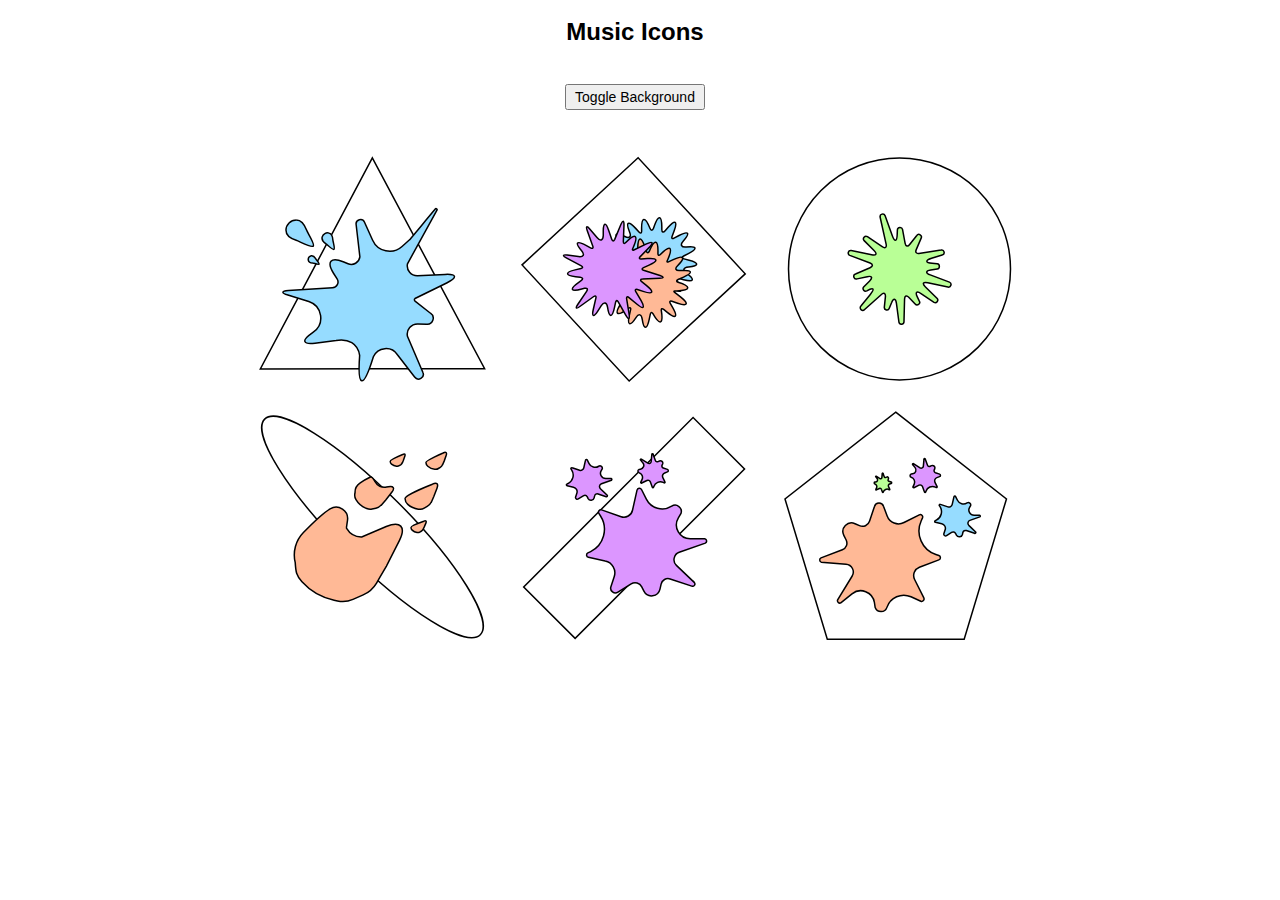
<file: splatter.html>
<!DOCTYPE html>
<html lang="en">

	<head>
		<meta charset="UTF-8">
		<meta name="description" content="Icon Store/Authoring2_SVG">
		<meta name="author" content="Jeffrey Helder">
		<link rel="stylesheet" href="reset.css">
		<link rel="stylesheet" href="css/main.css">
		<title>SVG Icon Store</title>
	</head>

	<body>
		<main>

			<h1>Music Icons</h1>

			<button><h2>Toggle Background</h2></button>

			<container id="splatContainer">

				<div id="splatIcons">

					<svg xmlns="http://www.w3.org/2000/svg" viewBox="0 0 255.25 165.25">
						<defs>
							<style>.cls-1,.cls-2,.cls-3,.cls-8{fill:none;}.cls-1,.cls-2,.cls-3,.cls-4,.cls-5,.cls-6,.cls-7,.cls-8{stroke:#000;stroke-miterlimit:10;}.cls-1,.cls-2,.cls-3{stroke-width:0.25px;}.cls-2{stroke-dasharray:11.57 11.57;}.cls-3{stroke-dasharray:11.77 11.77;}.cls-4{fill:#96dcff;}.cls-4,.cls-5,.cls-6,.cls-7,.cls-8{stroke-width:0.5px;}.cls-5{fill:#dc96ff;}.cls-6{fill:#b9ff96;}.cls-7{fill:#ffb996;}
							</style>
						</defs>

						<title>All_splat_icons</title>

						<g id="AllSplat">
							<path id="blue" class="cls-4" d="M262.85,144.76l-2.72-.9a.88.88,0,0,0-1.15.65l-.14.64a1.09,1.09,0,0,1-2,.25l-.27-.55a.94.94,0,0,0-1.34-.37l-1.66,1.06a.6.6,0,0,1-.89-.7l.41-1.24a1.53,1.53,0,0,0-1.12-2l-2.11-.47a.29.29,0,0,1-.06-.55l.35-.18a3.13,3.13,0,0,0,1.24-4.47l-.21-.33a.29.29,0,0,1,.34-.44L254,136a1.11,1.11,0,0,0,1.44-.82l.57-2.54a.3.3,0,0,1,.56-.07l.61,1.22a2.24,2.24,0,0,0,3.2.89h0a.79.79,0,0,1,1.17.91l-.33.56a1.74,1.74,0,0,0,1.5,2.63h1.81a.29.29,0,0,1,.07.55l-3.29,1.16a1,1,0,0,0-.36,1.64l2.27,2.18A.3.3,0,0,1,262.85,144.76Z" transform="translate(-22.38 -17.38)"/>
							<path id="purple" class="cls-5" d="M246.5,120.14l.73,2a.66.66,0,0,0,.91.36l.43-.21a.8.8,0,0,1,1.08,1l-.19.41a.7.7,0,0,0,.4.94l1.38.47a.44.44,0,0,1,0,.83l-.9.33a1.14,1.14,0,0,0-.63,1.56l.71,1.43a.22.22,0,0,1-.29.29l-.26-.12a2.31,2.31,0,0,0-3.15,1.35l-.09.27a.22.22,0,0,1-.41,0l-.67-1.82a.83.83,0,0,0-1.13-.45l-1.73.85a.23.23,0,0,1-.3-.3l.42-.91a1.65,1.65,0,0,0-1-2.25h0a.58.58,0,0,1,0-1.09l.48-.07a1.28,1.28,0,0,0,.82-2.07l-.84-1a.22.22,0,0,1,.29-.3l2.18,1.36a.73.73,0,0,0,1.11-.55l.21-2.31A.22.22,0,0,1,246.5,120.14Z" transform="translate(-22.38 -17.38)"/>
							<path id="green" class="cls-6" d="M232.42,124.85l.43,1.14a.37.37,0,0,0,.52.21l.25-.12a.45.45,0,0,1,.61.6l-.1.24a.4.4,0,0,0,.23.54l.79.27a.25.25,0,0,1,0,.47l-.52.2a.64.64,0,0,0-.35.89l.4.82a.12.12,0,0,1-.16.17l-.16-.07a1.31,1.31,0,0,0-1.8.78l-.06.15a.12.12,0,0,1-.23,0l-.39-1a.47.47,0,0,0-.65-.27l-1,.49a.13.13,0,0,1-.17-.17l.24-.52a.94.94,0,0,0-.56-1.29h0a.33.33,0,0,1,0-.63l.27,0a.74.74,0,0,0,.47-1.19l-.48-.6a.13.13,0,0,1,.17-.17l1.25.78a.42.42,0,0,0,.64-.32l.12-1.33A.12.12,0,0,1,232.42,124.85Z" transform="translate(-22.38 -17.38)"/>
							<path id="orange" class="cls-7" d="M211.84,152.94l7.08-2.68a2.37,2.37,0,0,0,1.27-3.26l-.78-1.54a2.86,2.86,0,0,1,3.73-3.88l1.47.66a2.45,2.45,0,0,0,3.34-1.47l1.65-4.93a1.58,1.58,0,0,1,3-.06l1.22,3.22a4,4,0,0,0,5.59,2.19l5.09-2.55a.78.78,0,0,1,1.06,1l-.42.95A8.25,8.25,0,0,0,250,151.82l1,.32a.78.78,0,0,1,0,1.47l-6.47,2.45a2.94,2.94,0,0,0-1.59,4.06l3.07,6.14a.8.8,0,0,1-1,1.09l-3.27-1.48a5.9,5.9,0,0,0-8,3.52h0a2.08,2.08,0,0,1-3.91.07l-.25-1.69a4.61,4.61,0,0,0-7.45-2.88l-3.71,3a.78.78,0,0,1-1.06-1l4.79-7.84a2.61,2.61,0,0,0-2-4l-8.25-.68A.78.78,0,0,1,211.84,152.94Z" transform="translate(-22.38 -17.38)"/>
							<polygon id="background" class="cls-8" points="214.28 87.15 251.09 115.98 237.03 162.63 191.54 162.63 177.48 115.98 214.28 87.15"/>
						</g>

						<g id="PurpSplat">
							<rect id="background" class="cls-8" x="109.89" y="130.89" width="79.63" height="24.19" transform="translate(-79.63 130.36) rotate(-45)"/>
							<path id="purple-2" data-name="purple" class="cls-5" d="M140.45,132.6l-2.72-.91a.88.88,0,0,0-1.15.65l-.15.64a1.08,1.08,0,0,1-2,.25l-.27-.55a1,1,0,0,0-1.34-.37l-1.66,1.06a.6.6,0,0,1-.89-.69l.41-1.24a1.52,1.52,0,0,0-1.12-2l-2.11-.48a.29.29,0,0,1-.07-.55l.36-.17a3.14,3.14,0,0,0,1.24-4.48l-.21-.33a.29.29,0,0,1,.34-.44l2.49.83A1.12,1.12,0,0,0,133,123l.56-2.54a.3.3,0,0,1,.57-.07l.61,1.21a2.23,2.23,0,0,0,3.2.89h0a.79.79,0,0,1,1.17.91l-.33.56a1.74,1.74,0,0,0,1.5,2.63h1.81a.3.3,0,0,1,.07.55l-3.29,1.16a1,1,0,0,0-.36,1.65l2.26,2.18A.3.3,0,0,1,140.45,132.6Zm15.15-14-.21,2.3a.73.73,0,0,1-1.11.56l-2.18-1.36a.21.21,0,0,0-.28.29l.83,1a1.28,1.28,0,0,1-.82,2.07l-.47.07a.58.58,0,0,0,0,1.09h0a1.65,1.65,0,0,1,1,2.25l-.42.91a.22.22,0,0,0,.3.29l1.72-.84a.81.81,0,0,1,1.13.45l.67,1.81a.22.22,0,0,0,.41,0l.1-.28a2.29,2.29,0,0,1,3.14-1.34l.26.12a.22.22,0,0,0,.29-.3l-.7-1.43a1.12,1.12,0,0,1,.62-1.55l.9-.34a.44.44,0,0,0,0-.83l-1.37-.47a.69.69,0,0,1-.4-.94l.18-.4a.79.79,0,0,0-1.07-1l-.44.21a.65.65,0,0,1-.9-.36l-.74-2A.22.22,0,0,0,155.6,118.57Zm14.17,42.58-6-5.75a2.61,2.61,0,0,1,.94-4.34l8.67-3.05a.78.78,0,0,0-.18-1.46h-4.78a4.59,4.59,0,0,1-4-6.93l.87-1.48a2.07,2.07,0,0,0-3.08-2.4h0a5.9,5.9,0,0,1-8.43-2.34l-1.61-3.21a.8.8,0,0,0-1.49.18l-1.5,6.7a2.93,2.93,0,0,1-3.79,2.15L138.9,137a.78.78,0,0,0-.9,1.16l.55.87a8.25,8.25,0,0,1-3.27,11.81l-.93.46a.78.78,0,0,0,.18,1.46l5.56,1.24a4,4,0,0,1,3,5.22L142,162.52a1.58,1.58,0,0,0,2.34,1.83l4.39-2.79a2.46,2.46,0,0,1,3.52,1l.72,1.44a2.86,2.86,0,0,0,5.34-.66l.38-1.69a2.34,2.34,0,0,1,3-1.71l7.18,2.39A.78.78,0,0,0,169.77,161.15Z" transform="translate(-22.38 -17.38)"/>
						</g>

						<g id="OrangeSplat">
							<ellipse id="background" class="cls-8" cx="62.75" cy="142.66" rx="11.76" ry="50.68" transform="translate(-104.87 68.78) rotate(-45)"/>
							<path id="orange-2" data-name="orange" class="cls-7" d="M59.67,165.23l-3.4,1.5a8.43,8.43,0,0,1-5.15.52L50,167a19.85,19.85,0,0,1-10.68-6.12c-1.91-2.14-2.06-3.34-2.24-6.35a10.69,10.69,0,0,1,2.72-10c2.79-2.88,6.43-6.37,8.88-7.88h0a3.82,3.82,0,0,1,5.77,3.81l-.34,2.37a.37.37,0,0,0,.05.27A5.92,5.92,0,0,0,59,146a.57.57,0,0,0,.18,0l8.15-3.48c4.71-2,6.68.09,4.36,4.66l-4.3,8.47s-1.85,3.2-3.28,5.65A9.76,9.76,0,0,1,59.67,165.23Zm6-29.82,1.5-1.69,2-2.57c1.1-1.38.58-2.23-1.15-1.87l-.59.12a3.56,3.56,0,0,1-3.88-1.85c-.47-.89-1-1.66-1.46-1.49h0a20.25,20.25,0,0,0-3.53,2.06,3.69,3.69,0,0,0-1.6,3.18,2.86,2.86,0,0,0,.31,2.27,6.93,6.93,0,0,0,3.22,2.83l.36.15a2.86,2.86,0,0,0,1.78.18l1.25-.28A3.31,3.31,0,0,0,65.63,135.41Zm20.43-13.5.51-1.21.63-1.79c.34-1-.11-1.34-1-.82,0,0-6,2.52-5.71,3.2a1.59,1.59,0,0,0,.6,1.19,3.94,3.94,0,0,0,2.31,1l.22,0a1.62,1.62,0,0,0,1-.24l.64-.39A1.87,1.87,0,0,0,86.06,121.91Zm-13.42-.55c.15-.38.36-.88.36-.88l.46-1.3c.24-.7-.08-1-.72-.59,0,0-4.32,1.82-4.13,2.32a1.22,1.22,0,0,0,.43.86,3,3,0,0,0,1.67.69h.17a1.25,1.25,0,0,0,.73-.17l.46-.28A1.46,1.46,0,0,0,72.64,121.36Zm6.87,22.14.42-.85.53-1.27c.28-.69,0-1-.68-.63,0,0-4.42,1.56-4.26,2.07a1.22,1.22,0,0,0,.38.89,2.93,2.93,0,0,0,1.63.78l.16,0a1.17,1.17,0,0,0,.74-.13l.48-.26A1.38,1.38,0,0,0,79.51,143.5Zm2.76-9.05.83-1.88,1.06-2.8c.57-1.51-.12-2.1-1.53-1.31,0,0-9.47,3.72-9.08,4.81a2.63,2.63,0,0,0,.9,1.9A6.3,6.3,0,0,0,78,136.74l.36,0a2.6,2.6,0,0,0,1.59-.34l1-.59A3.06,3.06,0,0,0,82.27,134.45Z" transform="translate(-22.38 -17.38)"/>
						</g>

						<g id="GreenSplat">
							<circle id="background" class="cls-8" cx="215.54" cy="39.52" r="36.89"/>
							<path id="green-2" data-name="green" class="cls-6" d="M243.12,68.55l-2.05-2.17c-.78-.82-1.44-.57-1.47.56l-.19,7.42a.85.85,0,0,1-1.7.09l-.81-6.09c-.24-1.78-1-1.87-1.63-.2L234.52,70a.85.85,0,0,1-1.64-.4l.35-3.41c.13-1.2-.51-1.53-1.41-.72l-5.49,4.93a.85.85,0,0,1-1.23-1.18l3.05-3.75c1.65-2,1.16-2.6-1.09-1.27h0A.86.86,0,0,1,226,62.9l2-2c1.09-1.12.73-1.76-.79-1.42l-3.38.73a.85.85,0,0,1-.52-1.62l4.82-2.08c1.07-.46,1-1.17,0-1.57l-6.73-2.53a.86.86,0,0,1,.47-1.64l6.8,1.43c1.55.33,1.9-.32.78-1.43l-3.28-3.26a.86.86,0,0,1,1.09-1.31l4.9,3.33c1,.66,1.56.26,1.31-.88l-2-9a.86.86,0,0,1,1.64-.47l2.39,6.61c.81,2.23,1.55,2.12,1.65-.25l.07-1.63a.86.86,0,0,1,1.7-.12l.87,4.65c.19,1,.87,1.18,1.5.36l2.37-3a.85.85,0,0,1,1.46.86l-1.67,3.91c-.33.77.08,1.3.91,1.17l7.35-1.12a.85.85,0,0,1,.38,1.66l-3.51,1.1c-2.16.68-2.08,1.43.17,1.66l1.69.17a.86.86,0,0,1,0,1.7l-2.13.34c-1.72.28-1.8,1-.17,1.64l6.36,2.41a.86.86,0,0,1-.49,1.64l-6.69-1.45c-1.6-.34-1.94.31-.77,1.44l3.9,3.79A.85.85,0,0,1,249.39,68l-4.32-2.9c-1.43-1-2-.47-1.24,1.08l.68,1.4A.85.85,0,0,1,243.12,68.55Z" transform="translate(-22.38 -17.38)"/>
						</g>

						<g id="ThreeSplat">
							<path id="blue-2" data-name="blue" class="cls-4" d="M143.93,54.24l1.37-.4c.66-.19.69-.59.07-.88h0c-4.19-2-3.84-3.26.77-2.87h0c.67.05.83-.3.37-.78L145.26,48c-2.51-2.62-1.89-3.47,1.37-1.87h0c1.53.74,2.23.09,1.6-1.43h0c-1.41-3.39-.52-4,2-1.27l1.18,1.27c.45.49.81.35.8-.32v-.44c-.12-4.42,1.12-4.67,2.76-.57h0c.34.87.88.86,1.19,0l.32-.88c1.3-3.64,2.4-3.45,2.44.41v.93c0,.92.5,1.11,1.11.41l1-1.15c2.33-2.67,3.2-2.14,2,1.14l-.71,1.87c-.23.63.06.89.65.57l1.68-.88c3.16-1.67,3.8-.85,1.42,1.82h0c-1.15,1.28-.7,2.16,1,2h0c3.55-.4,3.85.59.67,2.22l-1.55.79c-.66.33-.61.76.11.95L168,54c3.4.88,3.32,1.9-.18,2.26h-.08c-1.71.18-2,1.13-.59,2.12h0c2.9,2.09,2.45,3-1,2.09L164.5,60c-.71-.19-1,.16-.56.78h0c2.47,3.79,1.51,4.69-2.13,2l-.1-.08c-.55-.4-.88-.19-.74.47h0c.95,4.51-.28,5-2.75,1.11l-.25-.38c-.22-.36-.47-.31-.54.11l-.28,1.73c-.63,3.84-1.76,3.86-2.51,0h0c-.27-1.36-1.06-1.49-1.76-.3l-.34.59c-1.8,3.07-2.75,2.72-2.12-.75l.35-2c.13-.7-.22-.91-.78-.47h0c-3.62,2.88-4.61,2-2.2-1.94l.39-.65c.15-.23,0-.36-.22-.28l-2.61.81c-3.39,1-3.86.14-1.07-2l1.58-1.22c.54-.41.42-.79-.25-.84l-1.42-.1C140.38,56.41,140.26,55.31,143.93,54.24Z" transform="translate(-22.38 -17.38)"/>
							<path id="orange-3" data-name="orange" class="cls-7" d="M160.64,71.26l-1.11-.92c-.53-.43-.88-.23-.77.44v0c.73,4.57-.53,5-2.8,1h0c-.33-.58-.72-.53-.86.13l-.37,1.75c-.76,3.56-1.81,3.52-2.33-.08h0c-.24-1.68-1.17-1.89-2.07-.51h0c-2,3.07-3,2.65-2.17-.92l.39-1.7c.15-.65-.17-.86-.72-.47l-.35.25c-3.59,2.58-4.5,1.7-2-2h0c.52-.77.21-1.21-.69-1l-.91.24c-3.74,1-4.21,0-1-2.25l.76-.53c.76-.53.63-1-.28-1.15l-1.52-.18c-3.51-.42-3.57-1.44-.17-2.27l1.95-.47c.65-.16.7-.55.11-.86L142,58.93c-3.17-1.67-2.85-2.66.7-2.19h0c1.71.22,2.18-.64,1.07-1.93h0c-2.34-2.71-1.69-3.51,1.45-1.8l1.52.84c.65.35,1,.07.73-.63l-.62-1.73c-1.18-3.31-.29-3.82,2-1.13l0,.06c1.11,1.32,2,1,2.08-.7h0c.1-3.58,1.13-3.73,2.29-.35l.56,1.63c.24.71.68.72,1,0h0c1.75-4.17,3-3.89,2.85.64v.13c0,.68.33.83.8.34h0c3.2-3.33,4.32-2.59,2.48,1.65l-.19.42c-.17.39,0,.56.4.38l1.59-.74c3.53-1.64,4.18-.72,1.45,2h0c-1,1-.64,1.72.74,1.62l.68,0c3.55-.24,3.8.74.57,2.17l-1.82.82c-.65.29-.63.7,0,.91h0c4.42,1.38,4.25,2.69-.37,2.91l-.76,0c-.28,0-.33.16-.11.34l2.14,1.71c2.77,2.21,2.29,3.11-1.05,2l-1.9-.63c-.64-.21-.89.1-.55.68l.72,1.23C164.42,73,163.58,73.68,160.64,71.26Z" transform="translate(-22.38 -17.38)"/>
							<path id="purple-3" data-name="purple" class="cls-5" d="M150.8,68.74,148,66.43c-.53-.44-.87-.24-.77.44l.81,5c.29,1.8-.21,2-1.11.39l-2.5-4.44c-.33-.58-.72-.52-.86.14l-.37,1.75c-.76,3.55-1.8,3.51-2.32-.08h0c-.24-1.69-1.17-1.89-2.08-.52L137.59,71c-1.35,2.06-2,1.78-1.45-.62l.88-3.83c.15-.66-.18-.87-.72-.48l-4.63,3.32c-1.24.89-1.55.59-.7-.67l2.95-4.36c.52-.77.21-1.2-.69-1l-.91.23c-3.74,1-4.2,0-1-2.25l.77-.53c.75-.52.62-1-.29-1.15l-1.52-.18c-3.51-.42-3.57-1.44-.16-2.26l1.94-.48c.65-.15.7-.54.11-.86l-5-2.64c-1.34-.71-1.2-1.13.3-.93l3.72.49c1.71.23,2.18-.64,1.07-1.93h0c-2.34-2.7-1.68-3.51,1.45-1.79l1.52.83c.66.36,1,.08.73-.63l-1.84-5.17c-.51-1.42-.13-1.64.84-.49l2.42,2.87c1.1,1.31,2,1,2.08-.71l0-1.61c.07-2.69.85-2.81,1.72-.26l1.09,3.16c.24.7.67.71,1,0l2.08-5c.6-1.44,1-1.34,1,.22l-.22,5.52c0,.68.34.83.81.34h0c3.2-3.33,4.31-2.59,2.47,1.65l-.18.42c-.17.39,0,.56.39.38l4.2-2c2.1-1,2.48-.43.86,1.22l-2.93,3c-.47.48-.31.83.36.79l2-.14c3.56-.24,3.8.74.58,2.18l-1.85.82c-.64.28-.62.69,0,.9l5.48,1.7c1.41.44,1.36.86-.12.94l-5.71.27c-.69,0-.82.42-.27.85l1.55,1.24c2.77,2.21,2.28,3.11-1.06,2l-1.9-.62c-.64-.21-.88.09-.54.67l1.82,3.14C153.39,69.91,152.81,70.4,150.8,68.74Z" transform="translate(-22.38 -17.38)"/>
							<rect id="background" class="cls-8" x="123.31" y="30.81" width="52.49" height="52.49" transform="translate(-21.43 99.16) rotate(-42.7)"/>
						</g>

						<g id="BlueSplat">
							<polygon id="background" class="cls-8" points="77.65 72.71 40.38 72.73 3.1 72.76 21.72 37.69 40.33 2.63 58.99 37.67 77.65 72.71"/>
							<path id="blue-3" data-name="blue" class="cls-4" d="M86.86,58.73c3.89-.2,4.21,1.05.72,2.76L76.9,66.74a.56.56,0,0,0,0,.89l5.13,4a2,2,0,0,1-1.34,3.66l-2.81-.11a3.44,3.44,0,0,0-3.5,4.15l5.11,11.9a1.59,1.59,0,0,1-2.73,1.6l-5.71-7.41a4.59,4.59,0,0,0-8,.67l-.13.42c-3.24,10.44-5.23,10.06-4.43-.84h0c-.54-4-3.83-5.71-7.84-5l-7,.92c-4,.52-4.53-.92-1.23-3.2l.66-.45a5.77,5.77,0,0,0-1.5-10.23l-6.94-2.14c-2.27-.7-2.19-1.39.19-1.53l14.62-.88A1.91,1.91,0,0,0,51,60.23L49.8,58.34c-2.37-3.79-.92-5.51,3.22-3.82l1.62.66a2.87,2.87,0,0,0,3.93-2.26L57.32,42.15a1.46,1.46,0,0,1,2.79-.77l2.7,6a6.17,6.17,0,0,0,9.77,2.06l2.49-2.24C75.36,47,80.65,40.5,83.62,37a.35.35,0,0,1,.57.4l-9.8,17.79a3.32,3.32,0,0,0,3.36,4ZM42.42,52.5a1.25,1.25,0,0,0-1,1.44c.12.68.76.94,1.44,1,.37,0,2,.62,2.16.34s-1-1.46-1.14-1.78C43.53,52.92,43.1,52.39,42.42,52.5ZM48.34,45a1.84,1.84,0,0,0-2.29,1.26c-.29,1,.4,1.73,1.25,2.29.46.3,2.23,2.11,2.65,1.87s-.32-2.58-.36-3.13C49.53,46.23,49.32,45.25,48.34,45Zm-10.9-4.35A3.41,3.41,0,0,0,34,44c0,1.88,1.6,2.86,3.4,3.4,1,.29,5,2.59,5.66,1.93S41.19,45,40.85,44C40.21,42.25,39.32,40.61,37.44,40.61Z" transform="translate(-22.38 -17.38)"/>
						</g>

					</svg>

				</div>

			</container>

		</main>
		<script src="js/main.js"></script>
	</body>

</html>
</file>
<file: css/main.css>
main{
	max-width: 960px;
	min-width: 200px;
	padding: 0 10px 40px 0;
	margin: 0 auto;
	text-align: center;
}

h1 {
	font-family: sans-serif;
	font-size: 24px;
	font-weight: bold;
	padding-top: 20px;
	padding-bottom: 40px;
}

h2 {
	font-family: sans-serif;
	font-size: 14px;
	font-weight: normal;
	padding: 2px;
}

#imageContainer {
	display: flex;
	max-width: 960px;
	flex-direction: row;
	justify-content: center;
}

#images {
	width: 60%;
	min-width: 10px;
	max-width: 900px;
	align-self: center;
}

#images img{
	padding: 10px;
	border: solid black;
	margin: 0 10px 15px 0;
}

#alienContainer, #mechanicContainer, #musicContainer, #splatContainer {
	margin: 40px 0 40px 0;
	display: flex;
	max-width: 960px;
	flex-direction: row;
	justify-content: center;
}

#alienIcons, #mechanicIcons, #musicIcons, #splatIcons {
	width: 80%;
	min-width: 10px;
	max-width: 900px;
	align-self: center;
}

#hidden{
	display: none;
}

/*#background {
	display: none;
} /*
</file>
<file: helder_j_interactive_icon/css/main.css>
/*main Page Layout */

main{
	max-width: 960px;
	min-width: 500px;
	padding: 10px 10px 10px 10px;
	margin: 0 auto;
	text-align: center;
}

h1 {
	font-family: sans-serif;
	font-size: 30px;
	font-weight: bold;
	padding: 5px 0 10px 0;
}

h2 {
	font-family: sans-serif;
	font-size: 18px;
	font-weight: normal;
	padding-top: 20px;
}

h3 {
	font-family: sans-serif;
	font-size: 14px;
	font-weight: normal;
	padding-top: 10px;
}

#imageContainer {
	display: flex;
	flex-direction: row;
	justify-content: center;
}

.image {
	padding: 15px 0 10px 0;
	width: 60%;
	min-width: 100px;
	max-width: 450px;
	align-self: center;
}

.selected {opacity: 0;}

/* SVG Original*/

.cls-1 {fill:#e6d8ff;}    /*Background Circle*/

.cls-2 {fill:#95a0e6;}    /*Purple Head Fill */

.cls-3 {fill:#c0d3ed;}    /*Purple Head Streak*/

.cls-4 {                  /*Purple Head Outline*/
	fill:none;            /*AND Green Head Outline*/
	stroke:#000;
	stroke-miterlimit:10;
	stroke-width:0.5px;
}

.cls-5{                   /*Purple Head Eyes*/
	fill:#ddffd8;
	stroke:#000;
	stroke-miterlimit:10;
	stroke-width:0.5px;
}

.cls-6 {fill:#a0e695;}    /*Green Head Fill*/

.cls-7 {fill:#ddffd8;}    /*Green Head Streak*/

.cls-8 {                  /*Green Head Eyes*/
	fill:#95a0e6;
	stroke:#000;
	stroke-miterlimit:10;
	stroke-width:0.5px;
}
/* SVG's CSS-Hover Changes */

.cls-1:hover, .cls-2:hover, .cls-3:hover, .cls-4:hover, .cls-5:hover, .cls-6:hover, .cls-7:hover, .cls-8:hover{opacity: 0;} 


/* temp fix js toggle */

.invertDG {fill:#95a0e6;}  /*invert Green Head Fill (same as cls-2)*/

.invertLG {fill:#c0d3ed;}  /*invert Green Head Streak (same as cls-3)*/

.invertEyes{               /*invert Green Head Eyes (same as cls-5)*/
	fill:#ddffd8;
	stroke:#000;
	stroke-miterlimit:10;
	stroke-width:0.5px;
}
</file>
